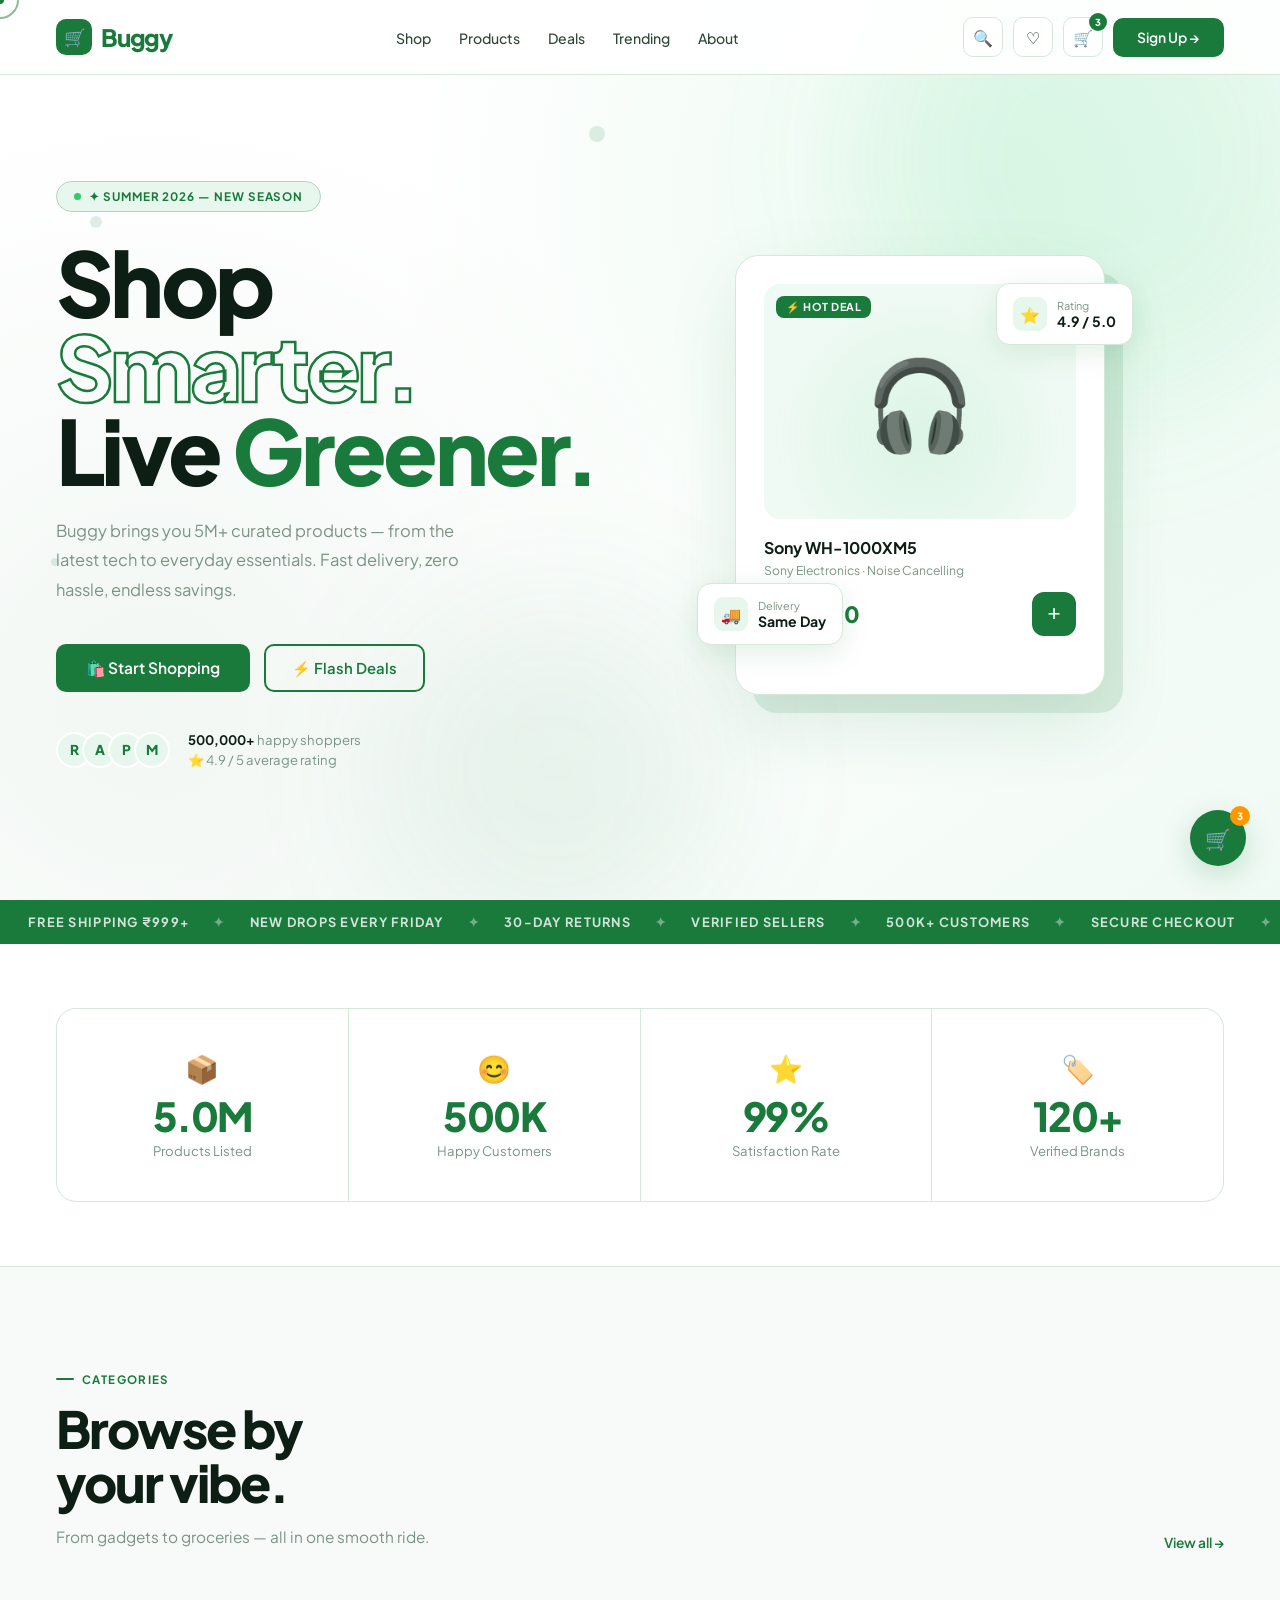
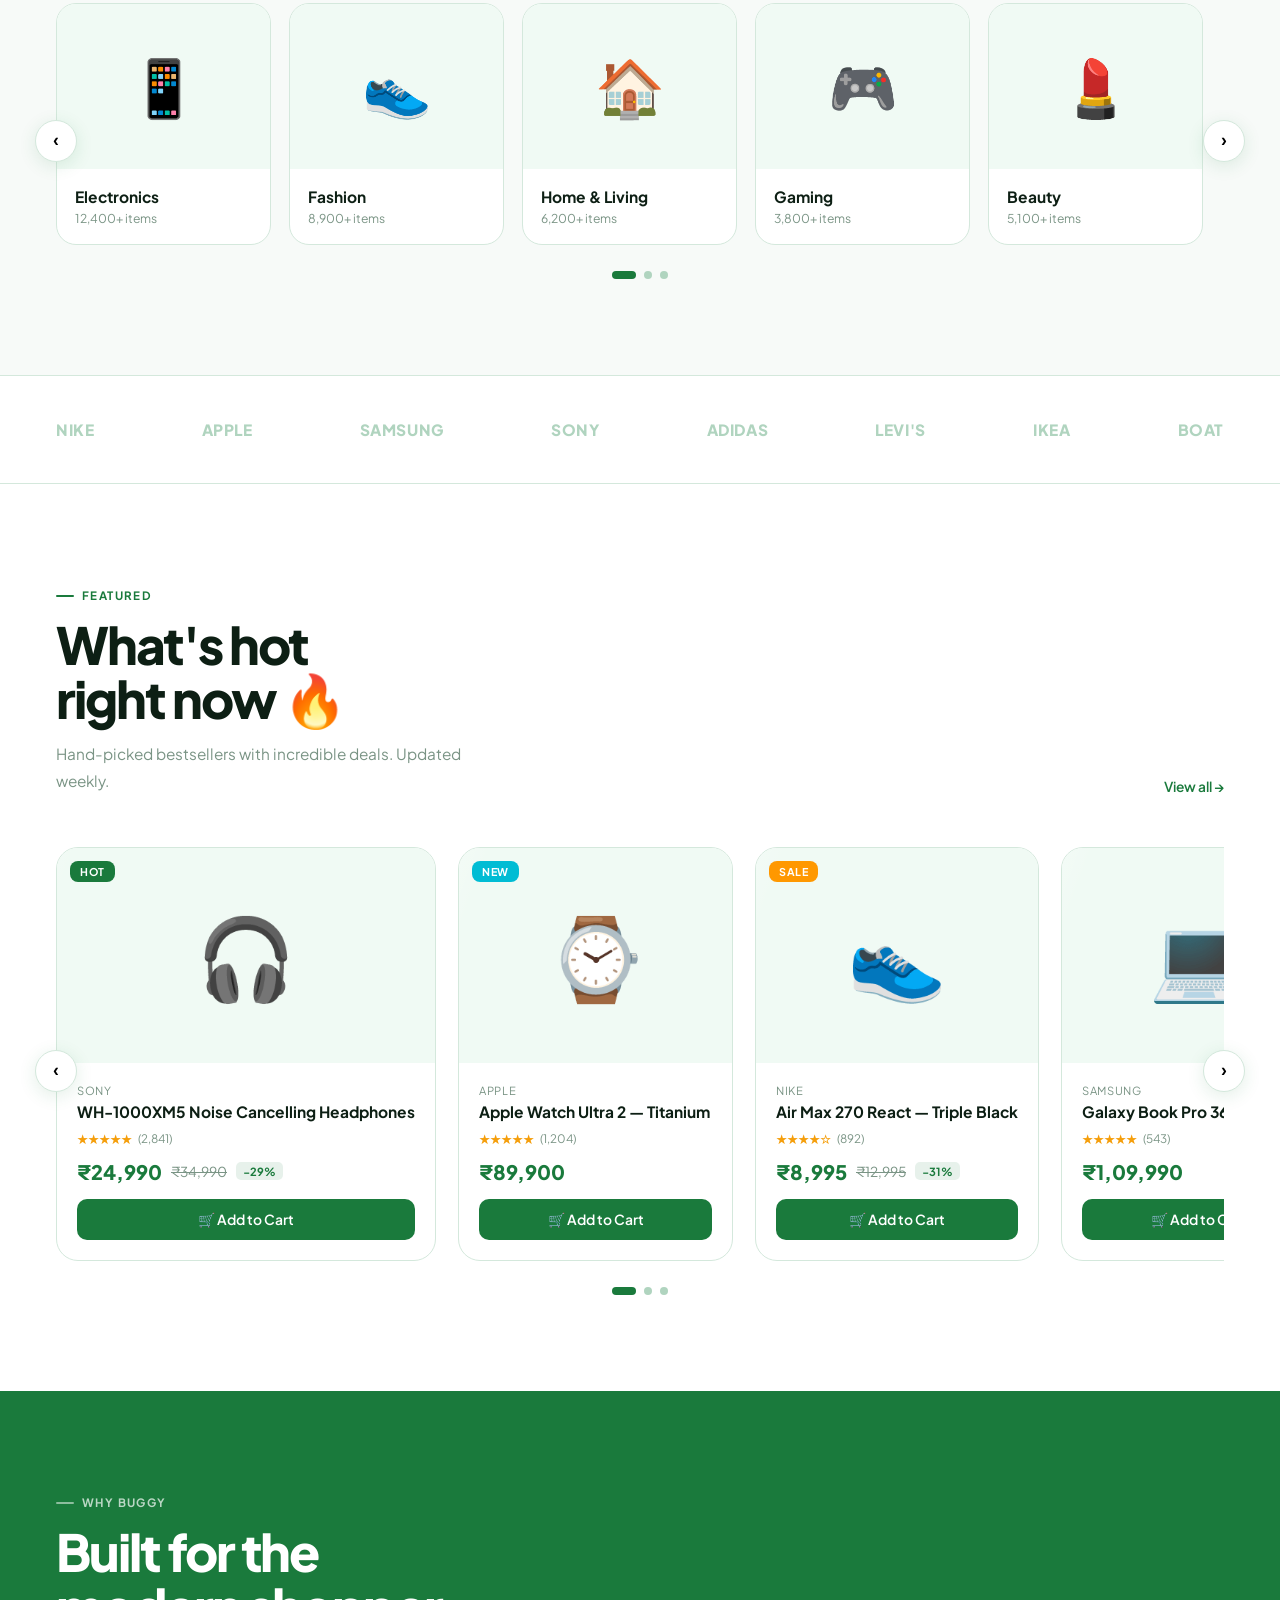
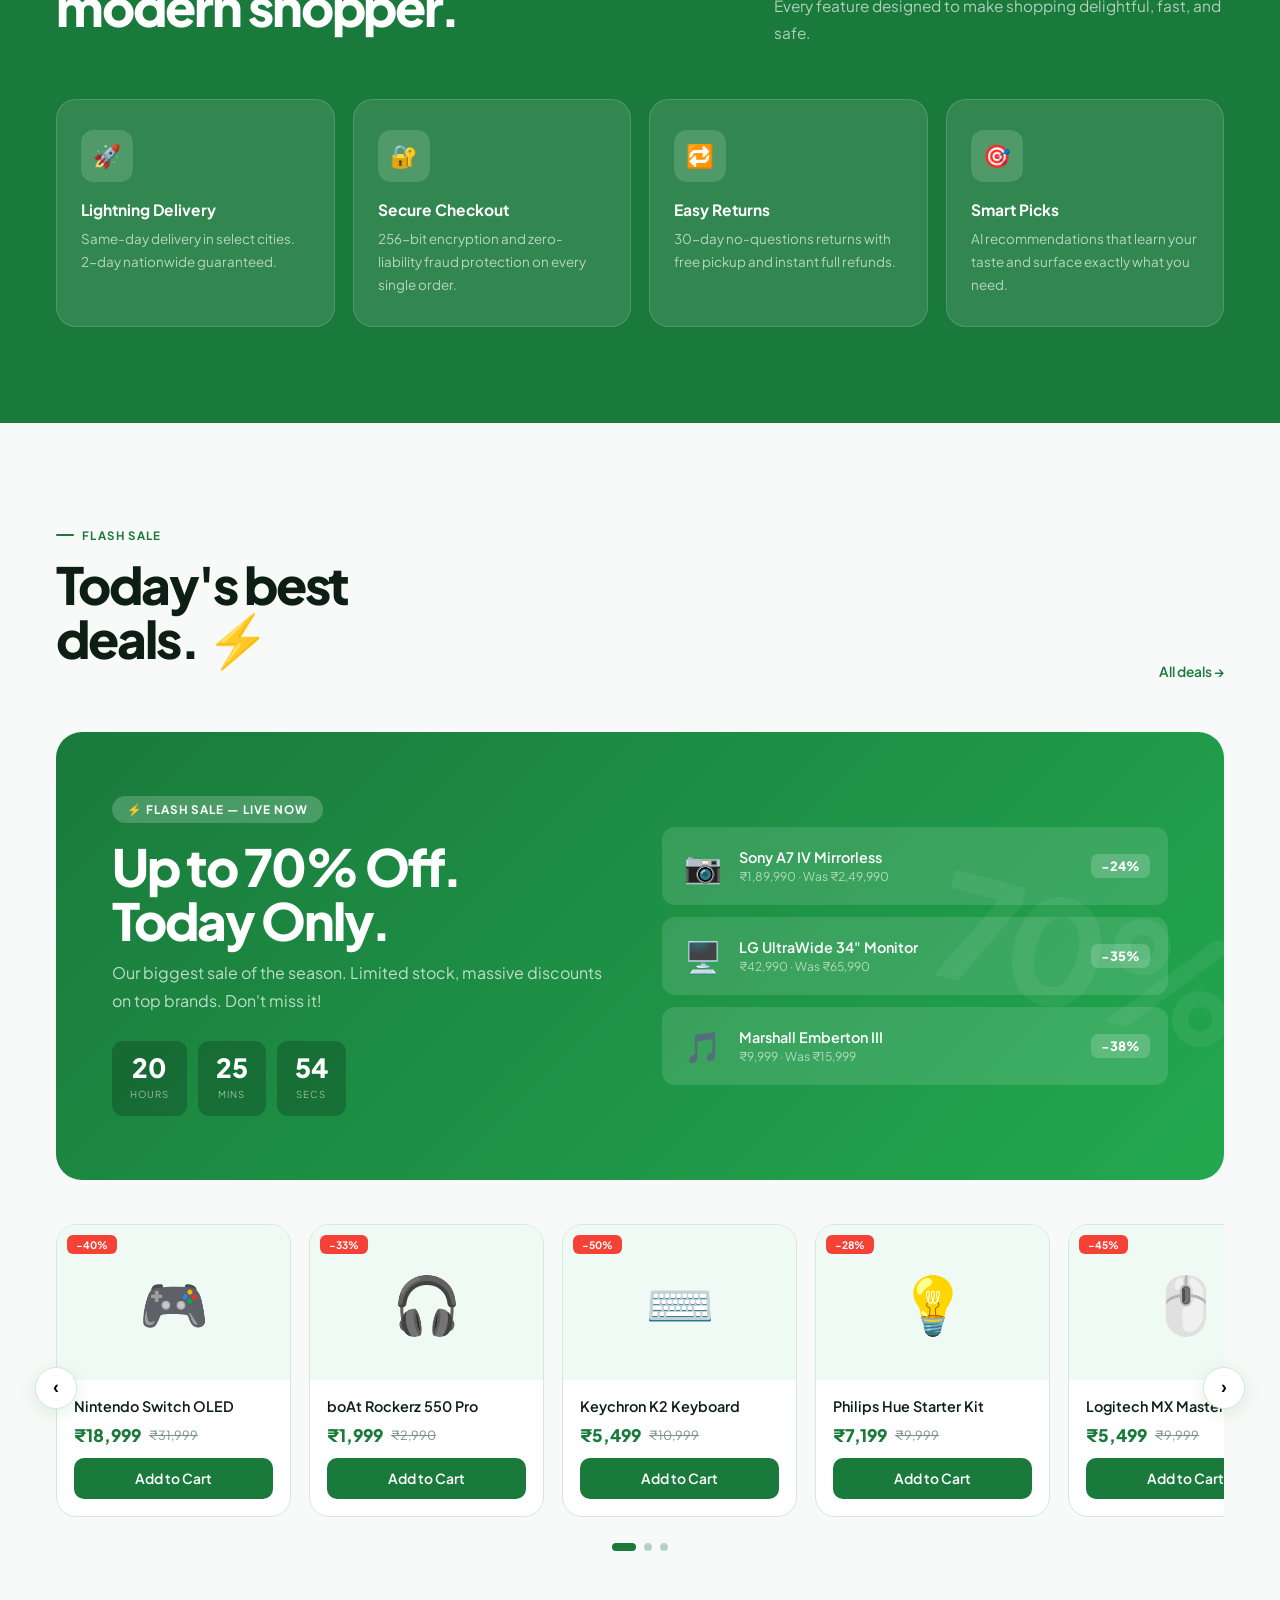
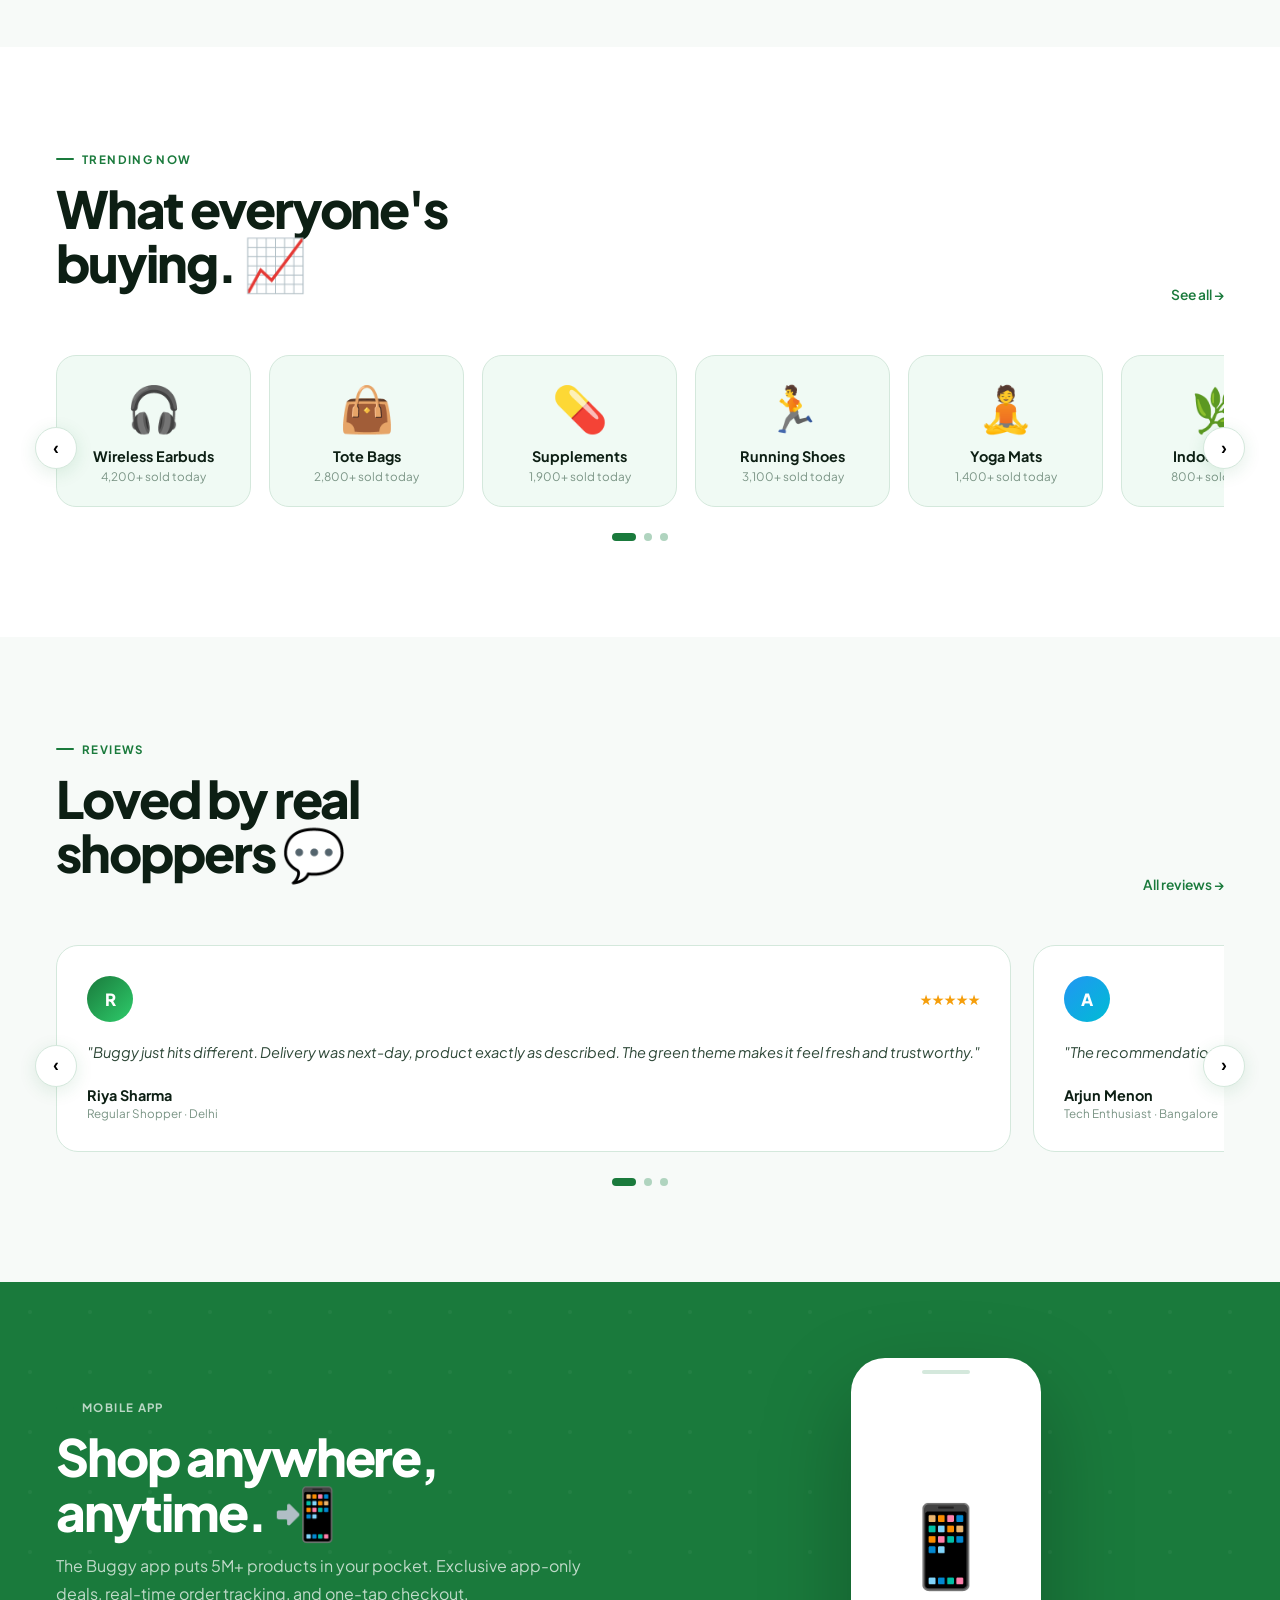
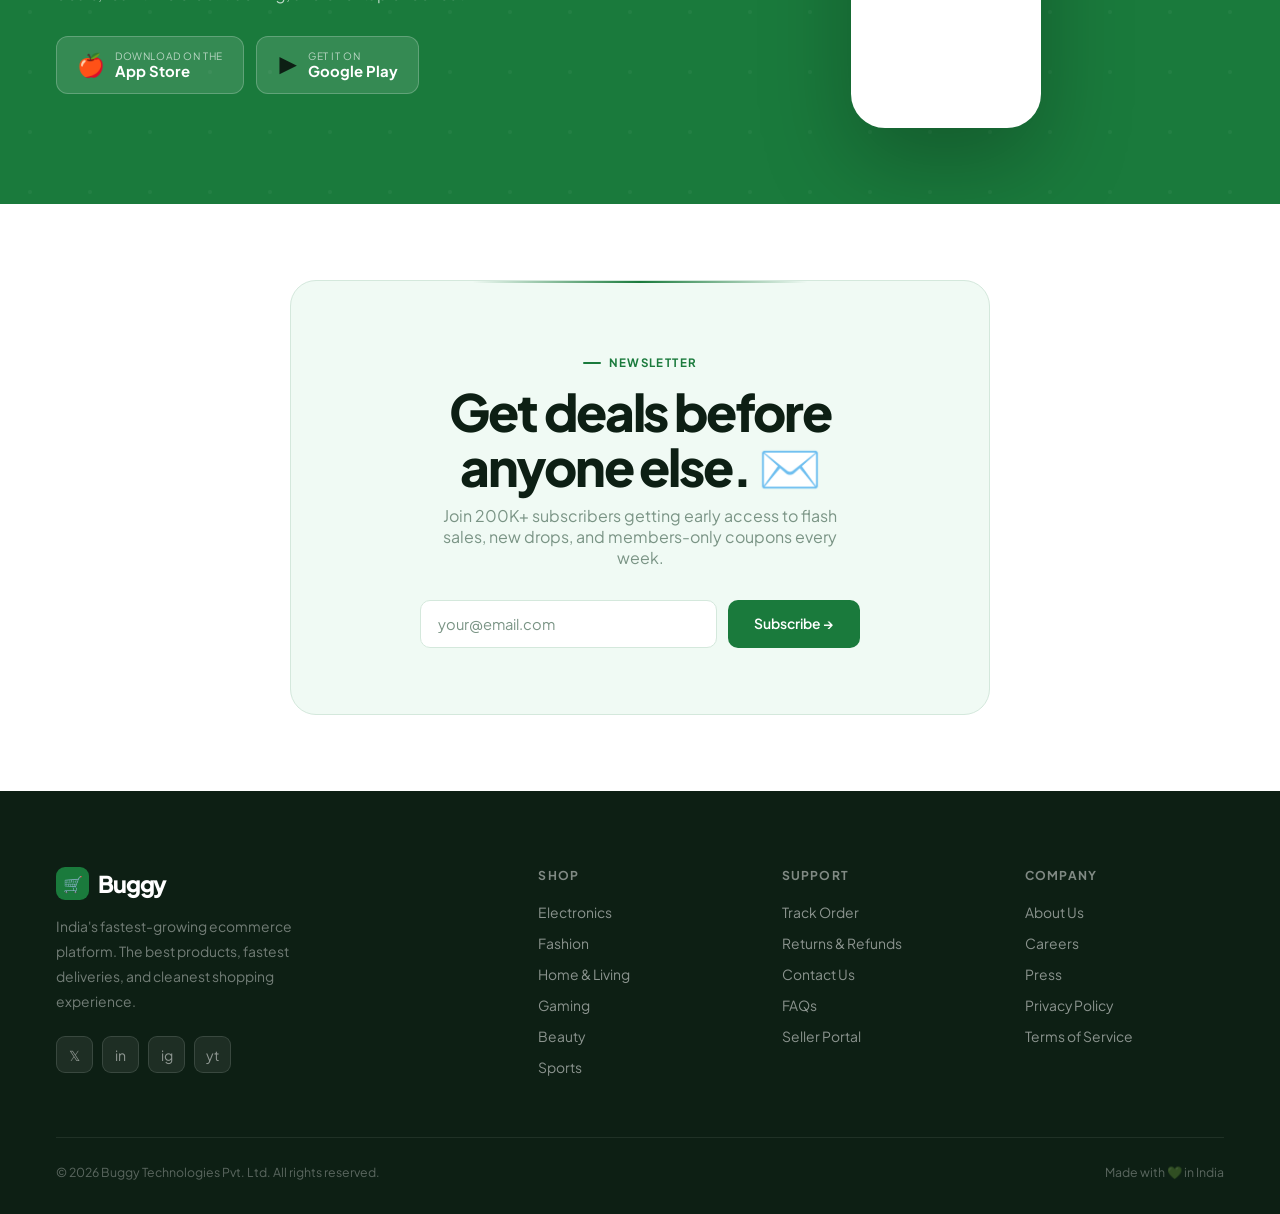
<file: index.html>
<!DOCTYPE html>
<html lang="en">
<head>
<meta charset="UTF-8">
<meta name="viewport" content="width=device-width, initial-scale=1.0">
<title>Buggy — Shop Smarter</title>
<link href="https://fonts.googleapis.com/css2?family=Plus+Jakarta+Sans:ital,wght@0,300;0,400;0,500;0,600;0,700;0,800;1,400&display=swap" rel="stylesheet">
<link rel="stylesheet" href="style.css">
</head>
<body>

<!-- LOADER -->
<div id="loader">
  <div class="ll">🛒 Buggy</div>
  <div class="lb-w"><div class="lb" id="lb"></div></div>
</div>

<!-- CURSOR -->
<div id="cd"></div>
<div id="cr"></div>

<!-- FLOATING CART -->
<div class="floatc">🛒<div class="fcb">3</div></div>

<!-- NAV -->
<nav>
  <a href="#" class="logo"><div class="logo-icon">🛒</div>Buggy</a>
  <ul class="nav-links">
    <li><a href="#cats">Shop</a></li>
    <li><a href="#prods">Products</a></li>
    <li><a href="#deals">Deals</a></li>
    <li><a href="#trending">Trending</a></li>
    <li><a href="#about">About</a></li>
  </ul>
  <div class="nav-r">
    <div class="nic">🔍</div>
    <div class="nic">♡</div>
    <div class="nic">🛒<div class="nb">3</div></div>
    <button class="btn-p">Sign Up →</button>
  </div>
</nav>

<!-- HERO -->
<section class="hero">
  <div class="hblob hb1"></div><div class="hblob hb2"></div>
  <div class="hdot" style="width:12px;height:12px;top:24%;left:7%;animation-delay:0s"></div>
  <div class="hdot" style="width:8px;height:8px;top:62%;left:4%;animation-delay:-2s"></div>
  <div class="hdot" style="width:16px;height:16px;top:14%;left:46%;animation-delay:-1s"></div>

  <div class="hl">
    <div class="hero-badge"><span class="bp"></span>✦ Summer 2026 — New Season</div>
    <h1>Shop <span class="go">Smarter.</span><br>Live <span class="gc">Greener.</span></h1>
    <p class="hero-p">Buggy brings you 5M+ curated products — from the latest tech to everyday essentials. Fast delivery, zero hassle, endless savings.</p>
    <div class="hero-btns">
      <button class="btn-p" style="padding:14px 30px;font-size:.97rem">🛍️ Start Shopping</button>
      <button class="btn-o">⚡ Flash Deals</button>
    </div>
    <div class="hero-trust">
      <div class="tavs">
        <div class="tav">R</div><div class="tav">A</div><div class="tav">P</div><div class="tav">M</div>
      </div>
      <div class="ttext"><strong>500,000+</strong> happy shoppers<br>⭐ 4.9 / 5 average rating</div>
    </div>
  </div>

  <div class="hr">
    <div class="hcstack">
      <div class="hc hc-bg"></div>
      <div class="hc hc-main">
        <div class="hpimg">
          <div class="hchip">⚡ Hot Deal</div>
          <span style="font-size:5.5rem;display:block;animation:fl2 6s ease-in-out infinite">🎧</span>
        </div>
        <div class="hcname">Sony WH-1000XM5</div>
        <div class="hcbrand">Sony Electronics · Noise Cancelling</div>
        <div class="hcbot">
          <div class="hcprice">₹24,990</div>
          <button class="hadd">+</button>
        </div>
      </div>
      <div class="hfbadge hfb-a"><div class="fbi">🚚</div><div><div class="fblbl">Delivery</div><div class="fbval">Same Day</div></div></div>
      <div class="hfbadge hfb-b"><div class="fbi">⭐</div><div><div class="fblbl">Rating</div><div class="fbval">4.9 / 5.0</div></div></div>
    </div>
  </div>
</section>

<!-- MARQUEE -->
<div class="mq">
  <div class="mq-t">
    <div class="mq-i">Free Shipping ₹999+ <span class="mq-sep">✦</span> New Drops Every Friday <span class="mq-sep">✦</span> 30-Day Returns <span class="mq-sep">✦</span> Verified Sellers <span class="mq-sep">✦</span> 500K+ Customers <span class="mq-sep">✦</span> Secure Checkout <span class="mq-sep">✦</span> 24/7 Support <span class="mq-sep">✦</span></div>
    <div class="mq-i">Free Shipping ₹999+ <span class="mq-sep">✦</span> New Drops Every Friday <span class="mq-sep">✦</span> 30-Day Returns <span class="mq-sep">✦</span> Verified Sellers <span class="mq-sep">✦</span> 500K+ Customers <span class="mq-sep">✦</span> Secure Checkout <span class="mq-sep">✦</span> 24/7 Support <span class="mq-sep">✦</span></div>
  </div>
</div>

<!-- STATS -->
<div class="stats">
  <div class="sg rv">
    <div class="sb rv rd1"><span class="si">📦</span><span class="sn" data-count="5000000">0</span><span class="sl">Products Listed</span></div>
    <div class="sb rv rd2"><span class="si">😊</span><span class="sn" data-count="500000">0</span><span class="sl">Happy Customers</span></div>
    <div class="sb rv rd3"><span class="si">⭐</span><span class="sn" data-count="99" data-suffix="%">0%</span><span class="sl">Satisfaction Rate</span></div>
    <div class="sb rv rd4"><span class="si">🏷️</span><span class="sn" data-count="120" data-suffix="+">0+</span><span class="sl">Verified Brands</span></div>
  </div>
</div>

<!-- CATEGORIES -->
<section class="cats" id="cats">
  <div class="shdr">
    <div><div class="slbl rv">Categories</div><h2 class="rv rd1">Browse by<br>your vibe.</h2><p class="sdesc rv rd2">From gadgets to groceries — all in one smooth ride.</p></div>
    <a class="val rv" href="#">View all →</a>
  </div>
  <div class="cw">
    <button class="cn cprev" onclick="sc('cat',-1)">‹</button>
    <div class="cc" id="catC">
      <div class="catc rv rd1"><div class="cimg"><span class="cemoji">📱</span></div><div class="cinfo"><div class="cname">Electronics</div><div class="ccnt">12,400+ items</div></div><div class="carr">↗</div></div>
      <div class="catc rv rd2"><div class="cimg"><span class="cemoji">👟</span></div><div class="cinfo"><div class="cname">Fashion</div><div class="ccnt">8,900+ items</div></div><div class="carr">↗</div></div>
      <div class="catc rv rd3"><div class="cimg"><span class="cemoji">🏠</span></div><div class="cinfo"><div class="cname">Home & Living</div><div class="ccnt">6,200+ items</div></div><div class="carr">↗</div></div>
      <div class="catc rv rd4"><div class="cimg"><span class="cemoji">🎮</span></div><div class="cinfo"><div class="cname">Gaming</div><div class="ccnt">3,800+ items</div></div><div class="carr">↗</div></div>
      <div class="catc rv"><div class="cimg"><span class="cemoji">💄</span></div><div class="cinfo"><div class="cname">Beauty</div><div class="ccnt">5,100+ items</div></div><div class="carr">↗</div></div>
      <div class="catc rv"><div class="cimg"><span class="cemoji">🏋️</span></div><div class="cinfo"><div class="cname">Sports</div><div class="ccnt">4,300+ items</div></div><div class="carr">↗</div></div>
      <div class="catc rv"><div class="cimg"><span class="cemoji">📚</span></div><div class="cinfo"><div class="cname">Books</div><div class="ccnt">22,000+ items</div></div><div class="carr">↗</div></div>
      <div class="catc rv"><div class="cimg"><span class="cemoji">🍳</span></div><div class="cinfo"><div class="cname">Kitchen</div><div class="ccnt">3,500+ items</div></div><div class="carr">↗</div></div>
    </div>
    <button class="cn cnext" onclick="sc('cat',1)">›</button>
    <div class="cdots" id="catDots"><div class="cdot active"></div><div class="cdot"></div><div class="cdot"></div></div>
  </div>
</section>

<!-- BRANDS -->
<div class="brands">
  <div class="brands-in">
    <div class="bname">NIKE</div><div class="bname">APPLE</div><div class="bname">SAMSUNG</div>
    <div class="bname">SONY</div><div class="bname">ADIDAS</div><div class="bname">LEVI'S</div>
    <div class="bname">IKEA</div><div class="bname">BOAT</div>
  </div>
</div>

<!-- PRODUCTS -->
<section class="prods" id="prods">
  <div class="shdr">
    <div><div class="slbl rv">Featured</div><h2 class="rv rd1">What's hot<br>right now 🔥</h2><p class="sdesc rv rd2">Hand-picked bestsellers with incredible deals. Updated weekly.</p></div>
    <a class="val rv" href="#">View all →</a>
  </div>
  <div class="cw">
    <button class="cn cprev" onclick="sc('prod',-1)">‹</button>
    <div class="pc-c" id="prodC">
      <div class="pcard rv rd1"><div class="pimg"><div class="ptag tg">HOT</div><button class="pwish">♡</button><span class="pemoji">🎧</span></div><div class="pinfo"><div class="pbrand">Sony</div><div class="pname">WH-1000XM5 Noise Cancelling Headphones</div><div class="prat"><span class="stars">★★★★★</span><span class="rct">(2,841)</span></div><div class="pprice"><span class="pcur">₹24,990</span><span class="pold">₹34,990</span><span class="psave">−29%</span></div><button class="bcart" onclick="ac(this)">🛒 Add to Cart</button></div></div>
      <div class="pcard rv rd2"><div class="pimg"><div class="ptag tn">NEW</div><button class="pwish">♡</button><span class="pemoji">⌚</span></div><div class="pinfo"><div class="pbrand">Apple</div><div class="pname">Apple Watch Ultra 2 — Titanium</div><div class="prat"><span class="stars">★★★★★</span><span class="rct">(1,204)</span></div><div class="pprice"><span class="pcur">₹89,900</span></div><button class="bcart" onclick="ac(this)">🛒 Add to Cart</button></div></div>
      <div class="pcard rv rd3"><div class="pimg"><div class="ptag ts">SALE</div><button class="pwish">♡</button><span class="pemoji">👟</span></div><div class="pinfo"><div class="pbrand">Nike</div><div class="pname">Air Max 270 React — Triple Black</div><div class="prat"><span class="stars">★★★★☆</span><span class="rct">(892)</span></div><div class="pprice"><span class="pcur">₹8,995</span><span class="pold">₹12,995</span><span class="psave">−31%</span></div><button class="bcart" onclick="ac(this)">🛒 Add to Cart</button></div></div>
      <div class="pcard rv rd4"><div class="pimg"><button class="pwish">♡</button><span class="pemoji">💻</span></div><div class="pinfo"><div class="pbrand">Samsung</div><div class="pname">Galaxy Book Pro 360 — 15.6"</div><div class="prat"><span class="stars">★★★★★</span><span class="rct">(543)</span></div><div class="pprice"><span class="pcur">₹1,09,990</span></div><button class="bcart" onclick="ac(this)">🛒 Add to Cart</button></div></div>
      <div class="pcard rv"><div class="pimg"><div class="ptag tn">NEW</div><button class="pwish">♡</button><span class="pemoji">🕹️</span></div><div class="pinfo"><div class="pbrand">Sony</div><div class="pname">PS5 DualSense Edge Controller</div><div class="prat"><span class="stars">★★★★★</span><span class="rct">(3,127)</span></div><div class="pprice"><span class="pcur">₹17,990</span><span class="pold">₹19,990</span><span class="psave">−10%</span></div><button class="bcart" onclick="ac(this)">🛒 Add to Cart</button></div></div>
      <div class="pcard rv"><div class="pimg"><div class="ptag ts">SALE</div><button class="pwish">♡</button><span class="pemoji">📷</span></div><div class="pinfo"><div class="pbrand">Canon</div><div class="pname">EOS R50 Mirrorless Camera Kit</div><div class="prat"><span class="stars">★★★★★</span><span class="rct">(678)</span></div><div class="pprice"><span class="pcur">₹69,990</span><span class="pold">₹84,990</span><span class="psave">−18%</span></div><button class="bcart" onclick="ac(this)">🛒 Add to Cart</button></div></div>
    </div>
    <button class="cn cnext" onclick="sc('prod',1)">›</button>
    <div class="cdots" id="prodDots"><div class="cdot active"></div><div class="cdot"></div><div class="cdot"></div></div>
  </div>
</section>

<!-- FEATURES -->
<section class="feats">
  <div class="shdr" style="margin-bottom:0">
    <div><div class="slbl rv">Why Buggy</div><h2 class="rv rd1">Built for the<br>modern shopper.</h2></div>
    <p class="sdesc rv rd2" style="color:rgba(255,255,255,.65)">Every feature designed to make shopping delightful, fast, and safe.</p>
  </div>
  <div class="fg">
    <div class="fc rv rd1"><div class="fi">🚀</div><div class="ft">Lightning Delivery</div><div class="fd">Same-day delivery in select cities. 2-day nationwide guaranteed.</div></div>
    <div class="fc rv rd2"><div class="fi">🔐</div><div class="ft">Secure Checkout</div><div class="fd">256-bit encryption and zero-liability fraud protection on every single order.</div></div>
    <div class="fc rv rd3"><div class="fi">🔁</div><div class="ft">Easy Returns</div><div class="fd">30-day no-questions returns with free pickup and instant full refunds.</div></div>
    <div class="fc rv rd4"><div class="fi">🎯</div><div class="ft">Smart Picks</div><div class="fd">AI recommendations that learn your taste and surface exactly what you need.</div></div>
  </div>
</section>

<!-- DEALS -->
<section class="deals" id="deals">
  <div class="shdr">
    <div><div class="slbl rv">Flash Sale</div><h2 class="rv rd1">Today's best<br>deals. ⚡</h2></div>
    <a class="val rv" href="#">All deals →</a>
  </div>
  <div class="db rv">
    <div>
      <div class="dtag">⚡ Flash Sale — Live Now</div>
      <h2>Up to 70% Off.<br>Today Only.</h2>
      <p>Our biggest sale of the season. Limited stock, massive discounts on top brands. Don't miss it!</p>
      <div class="dcd">
        <div class="dbox"><span class="dnum" id="ch">08</span><span class="dlbl">Hours</span></div>
        <div class="dbox"><span class="dnum" id="cm">34</span><span class="dlbl">Mins</span></div>
        <div class="dbox"><span class="dnum" id="cs">22</span><span class="dlbl">Secs</span></div>
      </div>
    </div>
    <div class="dr">
      <div class="di"><div class="dem">📷</div><div><div class="din">Sony A7 IV Mirrorless</div><div class="dip">₹1,89,990 · Was ₹2,49,990</div></div><div class="dpct">−24%</div></div>
      <div class="di"><div class="dem">🖥️</div><div><div class="din">LG UltraWide 34" Monitor</div><div class="dip">₹42,990 · Was ₹65,990</div></div><div class="dpct">−35%</div></div>
      <div class="di"><div class="dem">🎵</div><div><div class="din">Marshall Emberton III</div><div class="dip">₹9,999 · Was ₹15,999</div></div><div class="dpct">−38%</div></div>
    </div>
  </div>
  <!-- Deal cards carousel -->
  <div class="cw" style="margin-top:0">
    <button class="cn cprev" onclick="sc('deal',-1)">‹</button>
    <div class="dc-c" id="dealC">
      <div class="dcrd rv rd1"><div class="dcimg"><div class="dcbadge">−40%</div><span style="font-size:3.5rem">🎮</span></div><div class="dcinfo"><div class="dcname">Nintendo Switch OLED</div><div class="dcprice"><span class="dccur">₹18,999</span><span class="dcold">₹31,999</span></div><button class="bcart" onclick="ac(this)">Add to Cart</button></div></div>
      <div class="dcrd rv rd2"><div class="dcimg"><div class="dcbadge">−33%</div><span style="font-size:3.5rem">🎧</span></div><div class="dcinfo"><div class="dcname">boAt Rockerz 550 Pro</div><div class="dcprice"><span class="dccur">₹1,999</span><span class="dcold">₹2,990</span></div><button class="bcart" onclick="ac(this)">Add to Cart</button></div></div>
      <div class="dcrd rv rd3"><div class="dcimg"><div class="dcbadge">−50%</div><span style="font-size:3.5rem">⌨️</span></div><div class="dcinfo"><div class="dcname">Keychron K2 Keyboard</div><div class="dcprice"><span class="dccur">₹5,499</span><span class="dcold">₹10,999</span></div><button class="bcart" onclick="ac(this)">Add to Cart</button></div></div>
      <div class="dcrd rv rd4"><div class="dcimg"><div class="dcbadge">−28%</div><span style="font-size:3.5rem">💡</span></div><div class="dcinfo"><div class="dcname">Philips Hue Starter Kit</div><div class="dcprice"><span class="dccur">₹7,199</span><span class="dcold">₹9,999</span></div><button class="bcart" onclick="ac(this)">Add to Cart</button></div></div>
      <div class="dcrd rv"><div class="dcimg"><div class="dcbadge">−45%</div><span style="font-size:3.5rem">🖱️</span></div><div class="dcinfo"><div class="dcname">Logitech MX Master 3S</div><div class="dcprice"><span class="dccur">₹5,499</span><span class="dcold">₹9,999</span></div><button class="bcart" onclick="ac(this)">Add to Cart</button></div></div>
      <div class="dcrd rv"><div class="dcimg"><div class="dcbadge">−22%</div><span style="font-size:3.5rem">📱</span></div><div class="dcinfo"><div class="dcname">Samsung Galaxy S24 FE</div><div class="dcprice"><span class="dccur">₹38,999</span><span class="dcold">₹49,999</span></div><button class="bcart" onclick="ac(this)">Add to Cart</button></div></div>
    </div>
    <button class="cn cnext" onclick="sc('deal',1)">›</button>
    <div class="cdots" id="dealDots"><div class="cdot active"></div><div class="cdot"></div><div class="cdot"></div></div>
  </div>
</section>

<!-- TRENDING -->
<section class="trending" id="trending">
  <div class="shdr">
    <div><div class="slbl rv">Trending Now</div><h2 class="rv rd1">What everyone's<br>buying. 📈</h2></div>
    <a class="val rv" href="#">See all →</a>
  </div>
  <div class="cw">
    <button class="cn cprev" onclick="sc('trend',-1)">‹</button>
    <div class="tc" id="trendC">
      <div class="tcard rv rd1"><span class="temoji">🎧</span><div class="tname">Wireless Earbuds</div><div class="titems">4,200+ sold today</div></div>
      <div class="tcard rv rd2"><span class="temoji">👜</span><div class="tname">Tote Bags</div><div class="titems">2,800+ sold today</div></div>
      <div class="tcard rv rd3"><span class="temoji">💊</span><div class="tname">Supplements</div><div class="titems">1,900+ sold today</div></div>
      <div class="tcard rv rd4"><span class="temoji">🏃</span><div class="tname">Running Shoes</div><div class="titems">3,100+ sold today</div></div>
      <div class="tcard rv"><span class="temoji">🧘</span><div class="tname">Yoga Mats</div><div class="titems">1,400+ sold today</div></div>
      <div class="tcard rv"><span class="temoji">🌿</span><div class="tname">Indoor Plants</div><div class="titems">800+ sold today</div></div>
      <div class="tcard rv"><span class="temoji">☕</span><div class="tname">Coffee Gear</div><div class="titems">1,100+ sold today</div></div>
      <div class="tcard rv"><span class="temoji">📷</span><div class="tname">Camera Lenses</div><div class="titems">600+ sold today</div></div>
    </div>
    <button class="cn cnext" onclick="sc('trend',1)">›</button>
    <div class="cdots" id="trendDots"><div class="cdot active"></div><div class="cdot"></div><div class="cdot"></div></div>
  </div>
</section>

<!-- TESTIMONIALS -->
<section class="tests">
  <div class="shdr">
    <div><div class="slbl rv">Reviews</div><h2 class="rv rd1">Loved by real<br>shoppers 💬</h2></div>
    <a class="val rv" href="#">All reviews →</a>
  </div>
  <div class="cw">
    <button class="cn cprev" onclick="sc('test',-1)">‹</button>
    <div class="tesc" id="testC">
      <div class="tecard rv rd1"><div class="tetop"><div class="teav avg">R</div><div class="testars">★★★★★</div></div><p class="tequote">"Buggy just hits different. Delivery was next-day, product exactly as described. The green theme makes it feel fresh and trustworthy."</p><div><div class="tename">Riya Sharma</div><div class="terole">Regular Shopper · Delhi</div></div></div>
      <div class="tecard rv rd2"><div class="tetop"><div class="teav avb">A</div><div class="testars">★★★★★</div></div><p class="tequote">"The recommendations are scary accurate. Found products I didn't know I needed. Returns are genuinely painless — no calls, just clicks."</p><div><div class="tename">Arjun Menon</div><div class="terole">Tech Enthusiast · Bangalore</div></div></div>
      <div class="tecard rv rd3"><div class="tetop"><div class="teav avo">P</div><div class="testars">★★★★★</div></div><p class="tequote">"Flash deals saved me ₹8,000 last month alone. I do all my shopping on Buggy now. It's genuinely the best ecommerce experience in India."</p><div><div class="tename">Priya Nair</div><div class="terole">Fashion Lover · Mumbai</div></div></div>
      <div class="tecard rv rd4"><div class="tetop"><div class="teav avp">M</div><div class="testars">★★★★★</div></div><p class="tequote">"As a seller, the dashboard is incredible. My sales went up 3x in two months. Best marketplace platform I've ever listed on."</p><div><div class="tename">Mohit Gupta</div><div class="terole">Seller · Jaipur</div></div></div>
    </div>
    <button class="cn cnext" onclick="sc('test',1)">›</button>
    <div class="cdots" id="testDots"><div class="cdot active"></div><div class="cdot"></div><div class="cdot"></div></div>
  </div>
</section>

<!-- APP BANNER -->
<section class="app" id="about">
  <div class="apptxt rv">
    <div class="slbl" style="color:rgba(255,255,255,.7)">Mobile App</div>
    <h2>Shop anywhere,<br>anytime. 📲</h2>
    <p>The Buggy app puts 5M+ products in your pocket. Exclusive app-only deals, real-time order tracking, and one-tap checkout.</p>
    <div class="appbtns">
      <div class="asb"><div class="asbi">🍎</div><div><div class="assub">Download on the</div><div class="asname">App Store</div></div></div>
      <div class="asb"><div class="asbi">▶️</div><div><div class="assub">Get it on</div><div class="asname">Google Play</div></div></div>
    </div>
  </div>
  <div class="appphone rv rd2"><div class="pm">📱</div></div>
</section>

<!-- NEWSLETTER -->
<section class="nl">
  <div class="nli rv">
    <div class="slbl" style="justify-content:center">Newsletter</div>
    <h2>Get deals before<br>anyone else. ✉️</h2>
    <p>Join 200K+ subscribers getting early access to flash sales, new drops, and members-only coupons every week.</p>
    <div class="nlf">
      <input class="nlinput" type="email" placeholder="your@email.com">
      <button class="btn-p" style="white-space:nowrap;padding:14px 26px">Subscribe →</button>
    </div>
  </div>
</section>

<!-- FOOTER -->
<footer>
  <div class="fg-grid">
    <div>
      <div class="flogo"><div class="fli">🛒</div>Buggy</div>
      <p class="fdesc">India's fastest-growing ecommerce platform. The best products, fastest deliveries, and cleanest shopping experience.</p>
      <div class="socials">
        <div class="sb2">𝕏</div><div class="sb2">in</div><div class="sb2">ig</div><div class="sb2">yt</div>
      </div>
    </div>
    <div>
      <div class="fh">Shop</div>
      <ul class="flinks"><li><a href="#">Electronics</a></li><li><a href="#">Fashion</a></li><li><a href="#">Home & Living</a></li><li><a href="#">Gaming</a></li><li><a href="#">Beauty</a></li><li><a href="#">Sports</a></li></ul>
    </div>
    <div>
      <div class="fh">Support</div>
      <ul class="flinks"><li><a href="#">Track Order</a></li><li><a href="#">Returns & Refunds</a></li><li><a href="#">Contact Us</a></li><li><a href="#">FAQs</a></li><li><a href="#">Seller Portal</a></li></ul>
    </div>
    <div>
      <div class="fh">Company</div>
      <ul class="flinks"><li><a href="#">About Us</a></li><li><a href="#">Careers</a></li><li><a href="#">Press</a></li><li><a href="#">Privacy Policy</a></li><li><a href="#">Terms of Service</a></li></ul>
    </div>
  </div>
  <div class="fbot">
    <span class="fc2">© 2026 Buggy Technologies Pvt. Ltd. All rights reserved.</span>
    <span class="fc2">Made with 💚 in India</span>
  </div>
</footer>

<script src="script.js"></script>
</body>
</html>
</file>
<file: style.css>
:root{
  --g:#1a7a3c;--gm:#22a84f;--gl:#2ecc6b;--gp:#e8f7ee;--gu:#f0faf4;
  --w:#ffffff;--ow:#f7faf8;--t:#0d1f14;--tm:#2e4838;--mu:#7a9485;
  --bd:#d4e8dc;--bdd:#b0d4bf;--sh:rgba(26,122,60,.12);--shd:rgba(26,122,60,.22);
}
*,*::before,*::after{margin:0;padding:0;box-sizing:border-box}
html{scroll-behavior:smooth}
body{font-family:'Plus Jakarta Sans',sans-serif;background:var(--w);color:var(--t);overflow-x:hidden;cursor:none}

/* CURSOR */
#cd,#cr{position:fixed;pointer-events:none;z-index:9999;border-radius:50%;transform:translate(-50%,-50%)}
#cd{width:8px;height:8px;background:var(--g);transition:transform .08s}
#cr{width:38px;height:38px;border:2px solid var(--g);opacity:.5;transition:all .18s cubic-bezier(.25,.46,.45,.94)}

/* LOADER */
#loader{position:fixed;inset:0;z-index:10000;background:var(--g);display:flex;align-items:center;justify-content:center;flex-direction:column;gap:18px;transition:opacity .6s,visibility .6s}
#loader.done{opacity:0;visibility:hidden}
.ll{font-size:2.8rem;font-weight:800;color:#fff;letter-spacing:-.04em}
.lb-w{width:180px;height:3px;background:rgba(255,255,255,.2);border-radius:10px;overflow:hidden}
.lb{height:100%;width:0;background:#fff;border-radius:10px;transition:width .05s linear}

/* NAV */
nav{position:fixed;top:0;left:0;right:0;z-index:500;display:flex;align-items:center;justify-content:space-between;padding:17px 56px;background:rgba(255,255,255,.9);backdrop-filter:blur(24px);border-bottom:1px solid var(--bd);transform:translateY(-100%);animation:navIn .7s .8s cubic-bezier(.25,.46,.45,.94) forwards}
@keyframes navIn{to{transform:translateY(0)}}
.logo{font-size:1.5rem;font-weight:800;letter-spacing:-.05em;color:var(--g);display:flex;align-items:center;gap:9px;text-decoration:none}
.logo-icon{width:36px;height:36px;background:var(--g);border-radius:10px;display:flex;align-items:center;justify-content:center;font-size:1.1rem;color:#fff;animation:spinIn .8s .5s cubic-bezier(.34,1.56,.64,1) both}
@keyframes spinIn{from{transform:rotate(-180deg) scale(0)}to{transform:rotate(0) scale(1)}}
.nav-links{display:flex;gap:28px;list-style:none}
.nav-links a{color:var(--tm);text-decoration:none;font-size:.88rem;font-weight:500;position:relative;transition:color .2s;cursor:none}
.nav-links a::after{content:'';position:absolute;bottom:-3px;left:0;width:0;height:2px;background:var(--g);border-radius:2px;transition:width .3s}
.nav-links a:hover{color:var(--g)}.nav-links a:hover::after{width:100%}
.nav-r{display:flex;align-items:center;gap:10px}
.nic{width:40px;height:40px;border:1.5px solid var(--bd);border-radius:10px;display:flex;align-items:center;justify-content:center;background:var(--w);font-size:1rem;cursor:none;transition:all .25s;position:relative}
.nic:hover{border-color:var(--g);background:var(--gp)}
.nb{position:absolute;top:-5px;right:-5px;width:18px;height:18px;background:var(--g);color:#fff;border-radius:50%;font-size:.6rem;font-weight:800;display:flex;align-items:center;justify-content:center}
.btn-p{background:var(--g);color:#fff;border:none;border-radius:10px;padding:11px 24px;font-family:inherit;font-size:.87rem;font-weight:600;cursor:none;transition:all .25s;position:relative;overflow:hidden}
.btn-p::after{content:'';position:absolute;inset:0;background:linear-gradient(135deg,rgba(255,255,255,.15),transparent);opacity:0;transition:opacity .3s}
.btn-p:hover{transform:translateY(-2px);box-shadow:0 8px 28px var(--shd)}.btn-p:hover::after{opacity:1}

/* HERO */
.hero{min-height:100vh;display:flex;align-items:center;padding:120px 56px 70px;background:linear-gradient(145deg,var(--w) 55%,var(--gu) 100%);position:relative;overflow:hidden}
.hero::before{content:'';position:absolute;inset:0;background:radial-gradient(circle at 78% 22%,rgba(46,204,107,.09),transparent 50%),radial-gradient(circle at 12% 78%,rgba(26,122,60,.06),transparent 45%);pointer-events:none}
.hblob{position:absolute;border-radius:50%;filter:blur(72px);pointer-events:none;animation:blobF 10s ease-in-out infinite}
.hb1{width:480px;height:480px;background:rgba(46,204,107,.1);top:-80px;right:-60px}
.hb2{width:340px;height:340px;background:rgba(26,122,60,.07);bottom:-40px;left:30%;animation-delay:-5s}
@keyframes blobF{0%,100%{transform:translate(0,0) scale(1)}40%{transform:translate(24px,-32px) scale(1.07)}70%{transform:translate(-14px,18px) scale(.95)}}
.hdot{position:absolute;border-radius:50%;background:var(--g);opacity:.13;animation:dotF 6s ease-in-out infinite}
@keyframes dotF{0%,100%{transform:translateY(0)}50%{transform:translateY(-18px)}}

.hl{flex:1;max-width:560px;position:relative;z-index:2}
.hero-badge{display:inline-flex;align-items:center;gap:8px;background:var(--gp);border:1px solid var(--bdd);border-radius:100px;padding:7px 17px;font-size:.73rem;font-weight:700;letter-spacing:.08em;color:var(--g);text-transform:uppercase;margin-bottom:28px;opacity:0;animation:fadeUp .6s .9s both}
.bp{width:7px;height:7px;background:var(--gl);border-radius:50%;animation:pulse 1.5s infinite}
@keyframes pulse{0%,100%{opacity:1;transform:scale(1)}50%{opacity:.5;transform:scale(.7)}}
h1{font-size:clamp(3rem,7vw,5.8rem);font-weight:800;line-height:.94;letter-spacing:-.04em;color:var(--t);margin-bottom:24px;opacity:0;animation:fadeUp .7s 1.1s both}
h1 .gc{color:var(--g)}
h1 .go{-webkit-text-stroke:2.5px var(--g);color:transparent}
.hero-p{font-size:1.03rem;color:var(--mu);line-height:1.78;max-width:440px;margin-bottom:40px;opacity:0;animation:fadeUp .7s 1.3s both}
.hero-btns{display:flex;gap:14px;flex-wrap:wrap;opacity:0;animation:fadeUp .7s 1.5s both}
.btn-o{display:flex;align-items:center;gap:8px;border:2px solid var(--g);color:var(--g);border-radius:10px;padding:12px 26px;font-family:inherit;font-size:.93rem;font-weight:600;cursor:none;background:transparent;transition:all .25s}
.btn-o:hover{background:var(--gp);transform:translateY(-2px)}
.hero-trust{display:flex;align-items:center;gap:18px;margin-top:38px;opacity:0;animation:fadeUp .7s 1.7s both}
.tavs{display:flex}
.tav{width:36px;height:36px;border-radius:50%;border:2.5px solid var(--w);background:var(--gp);display:flex;align-items:center;justify-content:center;font-size:.85rem;font-weight:800;color:var(--g);margin-left:-10px}
.tav:first-child{margin-left:0}
.ttext{font-size:.82rem;color:var(--mu);line-height:1.5}
.ttext strong{color:var(--t);font-weight:700}

.hr{flex:1;display:flex;justify-content:center;align-items:center;position:relative;z-index:2;opacity:0;animation:fadeIn .9s 1.2s both}
@keyframes fadeIn{from{opacity:0}to{opacity:1}}
.hcstack{position:relative;width:370px;height:440px}
.hc{position:absolute;border-radius:24px;overflow:hidden;padding:28px}
.hc-bg{width:100%;height:100%;background:var(--g);opacity:.12;top:18px;left:18px;animation:fl1 5s ease-in-out infinite}
@keyframes fl1{0%,100%{transform:rotate(-3deg)}50%{transform:rotate(-5deg) translate(5px,-8px)}}
.hc-main{width:100%;height:100%;background:var(--w);border:1.5px solid var(--bd);box-shadow:0 28px 70px var(--sh);display:flex;flex-direction:column;top:0;left:0;animation:fl2 6s ease-in-out infinite}
@keyframes fl2{0%,100%{transform:translateY(0)}50%{transform:translateY(-12px)}}
.hpimg{height:235px;background:var(--gu);border-radius:16px;margin-bottom:18px;display:flex;align-items:center;justify-content:center;font-size:5.5rem;position:relative;overflow:hidden}
.hpimg::after{content:'';position:absolute;inset:0;background:radial-gradient(circle at 50% 65%,rgba(46,204,107,.1),transparent 70%)}
.hchip{position:absolute;top:12px;left:12px;background:var(--g);color:#fff;border-radius:8px;padding:4px 10px;font-size:.68rem;font-weight:700;letter-spacing:.05em;text-transform:uppercase}
.hcname{font-weight:700;font-size:1rem;margin-bottom:4px}
.hcbrand{font-size:.76rem;color:var(--mu);margin-bottom:14px}
.hcbot{display:flex;justify-content:space-between;align-items:center}
.hcprice{font-size:1.4rem;font-weight:800;color:var(--g)}
.hadd{width:44px;height:44px;background:var(--g);border-radius:12px;display:flex;align-items:center;justify-content:center;font-size:1.4rem;color:#fff;cursor:none;border:none;transition:transform .25s,box-shadow .25s}
.hadd:hover{transform:scale(1.12);box-shadow:0 8px 24px var(--shd)}
.hfbadge{position:absolute;background:var(--w);border:1.5px solid var(--bd);box-shadow:0 8px 28px var(--sh);border-radius:14px;padding:13px 16px;display:flex;align-items:center;gap:10px}
.hfb-a{bottom:50px;left:-38px;animation:fl3 4s ease-in-out infinite}
.hfb-b{top:28px;right:-28px;animation:fl3 4s ease-in-out infinite;animation-delay:-2s}
@keyframes fl3{0%,100%{transform:translateY(0)}50%{transform:translateY(-8px)}}
.fbi{width:34px;height:34px;background:var(--gp);border-radius:9px;display:flex;align-items:center;justify-content:center;font-size:1rem}
.fblbl{font-size:.68rem;color:var(--mu)}.fbval{font-size:.88rem;font-weight:700;color:var(--t)}

@keyframes fadeUp{from{opacity:0;transform:translateY(22px)}to{opacity:1;transform:translateY(0)}}

/* MARQUEE */
.mq{overflow:hidden;background:var(--g);padding:14px 0}
.mq-t{display:flex;width:max-content;animation:mqAnim 22s linear infinite}
@keyframes mqAnim{from{transform:translateX(0)}to{transform:translateX(-50%)}}
.mq-i{white-space:nowrap;padding:0 28px;font-size:.8rem;font-weight:700;letter-spacing:.1em;text-transform:uppercase;color:rgba(255,255,255,.8);display:flex;align-items:center;gap:24px}
.mq-sep{color:rgba(255,255,255,.4)}

/* STATS */
.stats{background:var(--w);padding:64px 56px;border-bottom:1px solid var(--bd)}
.sg{display:grid;grid-template-columns:repeat(4,1fr);gap:1px;background:var(--bd);border-radius:20px;overflow:hidden;border:1px solid var(--bd)}
.sb{background:var(--w);padding:42px 24px;text-align:center;transition:background .3s}
.sb:hover{background:var(--gu)}
.si{font-size:1.7rem;margin-bottom:10px;display:block}
.sn{font-size:2.5rem;font-weight:800;letter-spacing:-.04em;color:var(--g);display:block;line-height:1}
.sl{font-size:.82rem;color:var(--mu);margin-top:6px;display:block}

/* COMMON SECTION */
section{padding:96px 56px}
.slbl{display:inline-flex;align-items:center;gap:8px;font-size:.72rem;font-weight:700;letter-spacing:.12em;text-transform:uppercase;color:var(--g);margin-bottom:14px}
.slbl::before{content:'';display:block;width:18px;height:2px;background:var(--g);border-radius:2px}
h2{font-size:clamp(1.9rem,4.8vw,3.2rem);font-weight:800;letter-spacing:-.04em;line-height:1.06;margin-bottom:14px;color:var(--t)}
.sdesc{font-size:.96rem;color:var(--mu);line-height:1.8;max-width:450px}
.shdr{display:flex;justify-content:space-between;align-items:flex-end;margin-bottom:52px;gap:24px}
.val{display:flex;align-items:center;gap:6px;color:var(--g);font-weight:600;font-size:.86rem;text-decoration:none;white-space:nowrap;transition:gap .2s;cursor:none}
.val:hover{gap:10px}

/* CAROUSEL COMMON */
.cw{position:relative}
.cn{position:absolute;top:50%;transform:translateY(-50%);width:42px;height:42px;border-radius:50%;background:var(--w);border:1.5px solid var(--bd);display:flex;align-items:center;justify-content:center;font-size:1.1rem;cursor:none;box-shadow:0 4px 18px var(--sh);z-index:10;transition:all .25s;font-weight:600}
.cn:hover{background:var(--g);color:#fff;border-color:var(--g);transform:translateY(-50%) scale(1.1)}
.cprev{left:-21px}.cnext{right:-21px}
.cdots{display:flex;gap:8px;justify-content:center;margin-top:26px}
.cdot{width:8px;height:8px;border-radius:50%;background:var(--bdd);cursor:none;transition:all .3s}
.cdot.active{background:var(--g);width:24px;border-radius:4px}

/* CATEGORIES */
.cats{background:var(--ow)}
.cc{display:flex;gap:18px;overflow:hidden;scroll-behavior:smooth}
.catc{min-width:215px;background:var(--w);border:1.5px solid var(--bd);border-radius:20px;overflow:hidden;cursor:none;flex-shrink:0;transition:all .35s cubic-bezier(.25,.46,.45,.94);position:relative}
.catc:hover{transform:translateY(-10px) scale(1.02);box-shadow:0 24px 56px var(--shd);border-color:var(--g)}
.cimg{height:165px;display:flex;align-items:center;justify-content:center;font-size:3.5rem;background:var(--gu);transition:background .4s;overflow:hidden}
.catc:hover .cimg{background:var(--gp)}
.cemoji{transition:transform .4s cubic-bezier(.34,1.56,.64,1);display:block}
.catc:hover .cemoji{transform:scale(1.3) rotate(-8deg)}
.cinfo{padding:18px}
.cname{font-weight:700;font-size:.97rem;margin-bottom:4px}
.ccnt{font-size:.76rem;color:var(--mu)}
.carr{position:absolute;top:14px;right:14px;width:29px;height:29px;background:var(--g);color:#fff;border-radius:50%;display:flex;align-items:center;justify-content:center;font-size:.82rem;opacity:0;transform:scale(.5);transition:all .3s cubic-bezier(.34,1.56,.64,1)}
.catc:hover .carr{opacity:1;transform:scale(1)}

/* BRANDS */
.brands{padding:44px 56px;background:var(--w);border-top:1px solid var(--bd);border-bottom:1px solid var(--bd)}
.brands-in{display:flex;align-items:center;justify-content:space-between;gap:28px;flex-wrap:wrap}
.bname{font-size:.97rem;font-weight:800;letter-spacing:.04em;color:var(--bdd);transition:color .3s;cursor:none}
.bname:hover{color:var(--g)}

/* PRODUCTS */
.prods{background:var(--w)}
.pc-c{display:flex;gap:22px;overflow:hidden;scroll-behavior:smooth}
.pcard{min-width:275px;background:var(--w);border:1.5px solid var(--bd);border-radius:22px;overflow:hidden;cursor:none;flex-shrink:0;transition:all .4s cubic-bezier(.25,.46,.45,.94);position:relative}
.pcard:hover{transform:translateY(-12px);box-shadow:0 36px 80px var(--shd);border-color:var(--g)}
.pcard::before{content:'';position:absolute;top:-120%;left:-60%;width:50%;height:320%;background:linear-gradient(90deg,transparent,rgba(255,255,255,.45),transparent);transform:skewX(-20deg);pointer-events:none;z-index:1}
.pcard:hover::before{animation:shine .6s forwards}
@keyframes shine{from{left:-60%}to{left:120%}}
.pimg{height:215px;background:var(--gu);display:flex;align-items:center;justify-content:center;font-size:5rem;position:relative;overflow:hidden;transition:background .4s}
.pcard:hover .pimg{background:var(--gp)}
.pemoji{transition:transform .5s cubic-bezier(.34,1.56,.64,1);display:block}
.pcard:hover .pemoji{transform:scale(1.18) rotate(5deg)}
.ptag{position:absolute;top:13px;left:13px;border-radius:8px;padding:4px 10px;font-size:.67rem;font-weight:700;letter-spacing:.05em;text-transform:uppercase;z-index:2}
.tg{background:var(--g);color:#fff}.tn{background:#00bcd4;color:#fff}.ts{background:#ff9800;color:#fff}
.pwish{position:absolute;top:13px;right:13px;z-index:2;width:34px;height:34px;background:var(--w);border-radius:50%;display:flex;align-items:center;justify-content:center;font-size:.92rem;cursor:none;transition:all .25s;box-shadow:0 2px 10px rgba(0,0,0,.08);opacity:0;transform:scale(.6);border:none}
.pcard:hover .pwish{opacity:1;transform:scale(1)}
.pwish:hover{background:var(--gp);color:#e74c3c}
.pinfo{padding:20px}
.pbrand{font-size:.7rem;color:var(--mu);letter-spacing:.06em;text-transform:uppercase;margin-bottom:5px}
.pname{font-weight:700;font-size:.97rem;margin-bottom:8px;line-height:1.35}
.prat{display:flex;align-items:center;gap:6px;margin-bottom:12px}
.stars{color:#f59e0b;font-size:.8rem}
.rct{font-size:.73rem;color:var(--mu)}
.pprice{display:flex;align-items:center;gap:9px;margin-bottom:15px}
.pcur{font-size:1.25rem;font-weight:800;color:var(--g)}
.pold{font-size:.86rem;color:var(--mu);text-decoration:line-through}
.psave{font-size:.7rem;font-weight:700;background:rgba(26,122,60,.1);color:var(--g);border-radius:5px;padding:2px 7px}
.bcart{width:100%;background:var(--g);color:#fff;border:none;border-radius:10px;padding:12px;font-family:inherit;font-size:.87rem;font-weight:600;cursor:none;transition:all .25s;display:flex;align-items:center;justify-content:center;gap:7px}
.bcart:hover{transform:translateY(-2px);box-shadow:0 8px 24px var(--shd)}

/* FEATURES */
.feats{background:var(--g)}
.feats h2{color:#fff}.feats .slbl{color:rgba(255,255,255,.7)}.feats .slbl::before{background:rgba(255,255,255,.5)}.feats .sdesc{color:rgba(255,255,255,.65)}
.fg{display:grid;grid-template-columns:repeat(4,1fr);gap:18px;margin-top:52px}
.fc{background:rgba(255,255,255,.1);border:1px solid rgba(255,255,255,.15);border-radius:20px;padding:30px 24px;transition:all .35s cubic-bezier(.25,.46,.45,.94);position:relative;overflow:hidden}
.fc::after{content:'';position:absolute;bottom:0;left:0;right:0;height:3px;background:rgba(255,255,255,.45);transform:scaleX(0);transform-origin:left;transition:transform .4s}
.fc:hover{background:rgba(255,255,255,.18);transform:translateY(-8px)}.fc:hover::after{transform:scaleX(1)}
.fi{width:52px;height:52px;background:rgba(255,255,255,.15);border-radius:13px;display:flex;align-items:center;justify-content:center;font-size:1.4rem;margin-bottom:18px;transition:transform .3s}
.fc:hover .fi{transform:scale(1.15) rotate(-6deg)}
.ft{font-weight:700;font-size:.97rem;color:#fff;margin-bottom:9px}
.fd{font-size:.84rem;color:rgba(255,255,255,.65);line-height:1.7}

/* DEALS */
.deals{background:var(--ow)}
.db{background:linear-gradient(135deg,var(--g),var(--gm));border-radius:26px;padding:64px 56px;display:grid;grid-template-columns:1fr 1fr;gap:44px;align-items:center;position:relative;overflow:hidden;margin-bottom:44px}
.db::before{content:'70%';position:absolute;right:-20px;top:50%;transform:translateY(-50%) rotate(15deg);font-size:9rem;font-weight:800;color:rgba(255,255,255,.06);pointer-events:none;letter-spacing:-.06em}
.dtag{display:inline-block;background:rgba(255,255,255,.2);color:#fff;border-radius:100px;padding:6px 15px;font-size:.73rem;font-weight:700;letter-spacing:.08em;text-transform:uppercase;margin-bottom:16px}
.db h2{color:#fff;margin-bottom:12px}
.db p{color:rgba(255,255,255,.72);line-height:1.75;margin-bottom:26px}
.dcd{display:flex;gap:11px}
.dbox{background:rgba(0,0,0,.2);border-radius:11px;padding:14px 18px;text-align:center;min-width:65px}
.dnum{font-size:1.65rem;font-weight:800;color:#fff;display:block;line-height:1}
.dlbl{font-size:.6rem;color:rgba(255,255,255,.55);letter-spacing:.1em;text-transform:uppercase}
.dr{display:flex;flex-direction:column;gap:12px}
.di{background:rgba(255,255,255,.12);border-radius:13px;padding:16px 18px;display:flex;align-items:center;gap:13px;transition:transform .3s;cursor:none}
.di:hover{transform:translateX(8px);background:rgba(255,255,255,.2)}
.dem{font-size:1.9rem;width:46px;height:46px;display:flex;align-items:center;justify-content:center}
.din{font-weight:600;color:#fff;font-size:.9rem}
.dip{font-size:.76rem;color:rgba(255,255,255,.6);margin-top:2px}
.dpct{margin-left:auto;background:rgba(255,255,255,.18);color:#fff;font-weight:800;font-size:.8rem;border-radius:7px;padding:4px 10px}

/* DEAL CARDS */
.dc-c{display:flex;gap:18px;overflow:hidden;scroll-behavior:smooth}
.dcrd{min-width:235px;background:var(--w);border:1.5px solid var(--bd);border-radius:20px;overflow:hidden;flex-shrink:0;cursor:none;transition:all .35s cubic-bezier(.25,.46,.45,.94)}
.dcrd:hover{transform:translateY(-8px);box-shadow:0 20px 52px var(--sh);border-color:var(--g)}
.dcimg{height:155px;background:var(--gu);display:flex;align-items:center;justify-content:center;font-size:3.7rem;position:relative;transition:background .4s}
.dcrd:hover .dcimg{background:var(--gp)}
.dcbadge{position:absolute;top:10px;left:10px;background:#f44336;color:#fff;border-radius:6px;padding:3px 9px;font-size:.64rem;font-weight:700}
.dcinfo{padding:17px}
.dcname{font-weight:600;font-size:.9rem;margin-bottom:8px;line-height:1.3}
.dcprice{display:flex;align-items:center;gap:8px;margin-bottom:12px}
.dccur{font-weight:800;color:var(--g);font-size:1.08rem}
.dcold{font-size:.79rem;color:var(--mu);text-decoration:line-through}

/* TRENDING */
.trending{background:var(--w)}
.tc{display:flex;gap:18px;overflow:hidden;scroll-behavior:smooth}
.tcard{min-width:195px;background:var(--gu);border:1.5px solid var(--bd);border-radius:20px;padding:22px;flex-shrink:0;cursor:none;transition:all .35s cubic-bezier(.25,.46,.45,.94);display:flex;flex-direction:column;align-items:center;text-align:center}
.tcard:hover{transform:translateY(-8px) scale(1.03);box-shadow:0 20px 50px var(--sh);border-color:var(--g);background:var(--gp)}
.temoji{font-size:2.8rem;margin-bottom:11px;transition:transform .4s cubic-bezier(.34,1.56,.64,1);display:block}
.tcard:hover .temoji{transform:scale(1.25) rotate(-8deg)}
.tname{font-weight:700;font-size:.9rem;margin-bottom:4px}
.titems{font-size:.73rem;color:var(--mu)}

/* TESTIMONIALS */
.tests{background:var(--ow)}
.tesc{display:flex;gap:22px;overflow:hidden;scroll-behavior:smooth}
.tecard{min-width:355px;background:var(--w);border:1.5px solid var(--bd);border-radius:22px;padding:30px;flex-shrink:0;cursor:none;transition:all .35s cubic-bezier(.25,.46,.45,.94)}
.tecard:hover{transform:translateY(-8px);box-shadow:0 24px 58px var(--sh);border-color:var(--g)}
.tetop{display:flex;justify-content:space-between;align-items:center;margin-bottom:18px}
.teav{width:46px;height:46px;border-radius:50%;display:flex;align-items:center;justify-content:center;font-weight:800;font-size:1.05rem;color:#fff}
.avg{background:linear-gradient(135deg,var(--g),var(--gl))}
.avb{background:linear-gradient(135deg,#2196f3,#00bcd4)}
.avo{background:linear-gradient(135deg,#ff9800,#ff5722)}
.avp{background:linear-gradient(135deg,#9c27b0,#e91e63)}
.testars{color:#f59e0b;font-size:.86rem}
.tequote{font-size:.91rem;line-height:1.76;color:var(--tm);margin-bottom:20px;font-style:italic}
.tename{font-weight:700;font-size:.9rem}
.terole{font-size:.73rem;color:var(--mu);margin-top:2px}

/* APP BANNER */
.app{background:var(--g);padding:76px 56px;display:grid;grid-template-columns:1fr 1fr;gap:56px;align-items:center;position:relative;overflow:hidden}
.app::before{content:'';position:absolute;inset:0;background:url("data:image/svg+xml,%3Csvg width='60' height='60' viewBox='0 0 60 60' xmlns='http://www.w3.org/2000/svg'%3E%3Cg fill='%23ffffff' fill-opacity='0.04'%3E%3Ccircle cx='30' cy='30' r='2'/%3E%3C/g%3E%3C/svg%3E")}
.apptxt{position:relative;z-index:1}
.apptxt h2{color:#fff;margin-bottom:14px}
.apptxt p{color:rgba(255,255,255,.72);line-height:1.75;margin-bottom:28px}
.appbtns{display:flex;gap:12px;flex-wrap:wrap}
.asb{display:flex;align-items:center;gap:10px;background:rgba(255,255,255,.12);border:1px solid rgba(255,255,255,.22);border-radius:12px;padding:13px 20px;cursor:none;transition:all .25s}
.asb:hover{background:rgba(255,255,255,.22);transform:translateY(-3px)}
.asbi{font-size:1.4rem}
.assub{font-size:.63rem;color:rgba(255,255,255,.65);text-transform:uppercase;letter-spacing:.06em}
.asname{font-weight:700;font-size:.93rem;color:#fff}
.appphone{position:relative;z-index:1;display:flex;justify-content:center;align-items:center}
.pm{width:190px;height:370px;background:var(--w);border-radius:34px;box-shadow:0 36px 90px rgba(0,0,0,.25);display:flex;align-items:center;justify-content:center;font-size:5rem;position:relative;animation:phoneF 5s ease-in-out infinite}
@keyframes phoneF{0%,100%{transform:translateY(0) rotate(-2deg)}50%{transform:translateY(-16px) rotate(2deg)}}
.pm::before{content:'';position:absolute;top:12px;left:50%;transform:translateX(-50%);width:48px;height:4px;background:var(--bd);border-radius:4px}

/* NEWSLETTER */
.nl{background:var(--w);padding:76px 56px}
.nli{background:var(--gu);border:1.5px solid var(--bd);border-radius:26px;padding:66px 76px;text-align:center;max-width:700px;margin:0 auto;position:relative;overflow:hidden}
.nli::before{content:'';position:absolute;top:0;left:50%;transform:translateX(-50%);width:48%;height:2px;background:linear-gradient(90deg,transparent,var(--g),transparent)}
.nli h2{margin-bottom:12px}
.nli p{color:var(--mu);margin:0 auto 32px;max-width:420px}
.nlf{display:flex;gap:11px;max-width:440px;margin:0 auto}
.nlinput{flex:1;background:var(--w);border:1.5px solid var(--bd);border-radius:10px;padding:14px 17px;font-family:inherit;font-size:.92rem;color:var(--t);outline:none;transition:border-color .2s}
.nlinput:focus{border-color:var(--g)}
.nlinput::placeholder{color:var(--mu)}

/* FOOTER */
footer{background:var(--t);color:var(--w);padding:76px 56px 34px}
.fg-grid{display:grid;grid-template-columns:2.2fr 1fr 1fr 1fr;gap:44px;margin-bottom:60px}
.flogo{font-size:1.45rem;font-weight:800;letter-spacing:-.05em;color:#fff;display:flex;align-items:center;gap:9px;margin-bottom:14px}
.fli{width:33px;height:33px;background:var(--g);border-radius:9px;display:flex;align-items:center;justify-content:center;font-size:1rem}
.fdesc{font-size:.87rem;color:rgba(255,255,255,.42);line-height:1.8;max-width:255px;margin-bottom:22px}
.socials{display:flex;gap:9px}
.sb2{width:37px;height:37px;background:rgba(255,255,255,.07);border:1px solid rgba(255,255,255,.12);border-radius:9px;display:flex;align-items:center;justify-content:center;font-size:.88rem;color:rgba(255,255,255,.5);cursor:none;transition:all .25s}
.sb2:hover{background:var(--g);border-color:var(--g);color:#fff;transform:translateY(-3px)}
.fh{font-size:.76rem;font-weight:700;letter-spacing:.1em;text-transform:uppercase;color:rgba(255,255,255,.48);margin-bottom:18px}
.flinks{list-style:none;display:flex;flex-direction:column;gap:10px}
.flinks a{color:rgba(255,255,255,.52);text-decoration:none;font-size:.87rem;transition:color .2s}
.flinks a:hover{color:var(--gl)}
.fbot{border-top:1px solid rgba(255,255,255,.08);padding-top:26px;display:flex;justify-content:space-between;align-items:center;flex-wrap:wrap;gap:10px}
.fc2{font-size:.77rem;color:rgba(255,255,255,.32)}

/* FLOATING CART */
.floatc{position:fixed;bottom:34px;right:34px;z-index:200;width:56px;height:56px;background:var(--g);border-radius:50%;display:flex;align-items:center;justify-content:center;font-size:1.3rem;cursor:none;box-shadow:0 8px 30px var(--shd);animation:fcFloat 3.5s ease-in-out infinite;transition:transform .3s}
.floatc:hover{transform:scale(1.15)}
@keyframes fcFloat{0%,100%{transform:translateY(0)}50%{transform:translateY(-8px)}}
.fcb{position:absolute;top:-4px;right:-4px;width:20px;height:20px;background:#ff9800;color:#fff;border-radius:50%;font-size:.62rem;font-weight:800;display:flex;align-items:center;justify-content:center}

/* REVEAL */
.rv{opacity:0;transform:translateY(26px);transition:opacity .65s,transform .65s cubic-bezier(.25,.46,.45,.94)}
.rv.up{opacity:1;transform:translateY(0)}
.rd1{transition-delay:.08s}.rd2{transition-delay:.16s}.rd3{transition-delay:.24s}.rd4{transition-delay:.32s}

/* RESPONSIVE */
@media(max-width:1024px){
  nav{padding:15px 22px}.nav-links{display:none}
  section,.hero,.stats,.brands,.nl,footer{padding-left:22px;padding-right:22px}
  .stats{padding-top:52px;padding-bottom:52px}
  .sg{grid-template-columns:repeat(2,1fr)}
  .hero{flex-direction:column;text-align:center;gap:44px;padding-top:120px}
  .hl{max-width:100%}
  .hero-btns,.hero-trust{justify-content:center}
  .hr{width:100%}
  .fg{grid-template-columns:repeat(2,1fr)}
  .db{grid-template-columns:1fr}
  .fg-grid{grid-template-columns:1fr 1fr}
  .app{grid-template-columns:1fr;text-align:center}
  .appbtns{justify-content:center}
  .appphone{display:none}
  .nli{padding:44px 28px}
  .nlf{flex-direction:column}
  .brands{padding:38px 22px}
  footer{padding-top:56px;padding-bottom:28px}
  .floatc{bottom:20px;right:20px}
  .shdr{flex-direction:column;align-items:flex-start}
}
</file>
